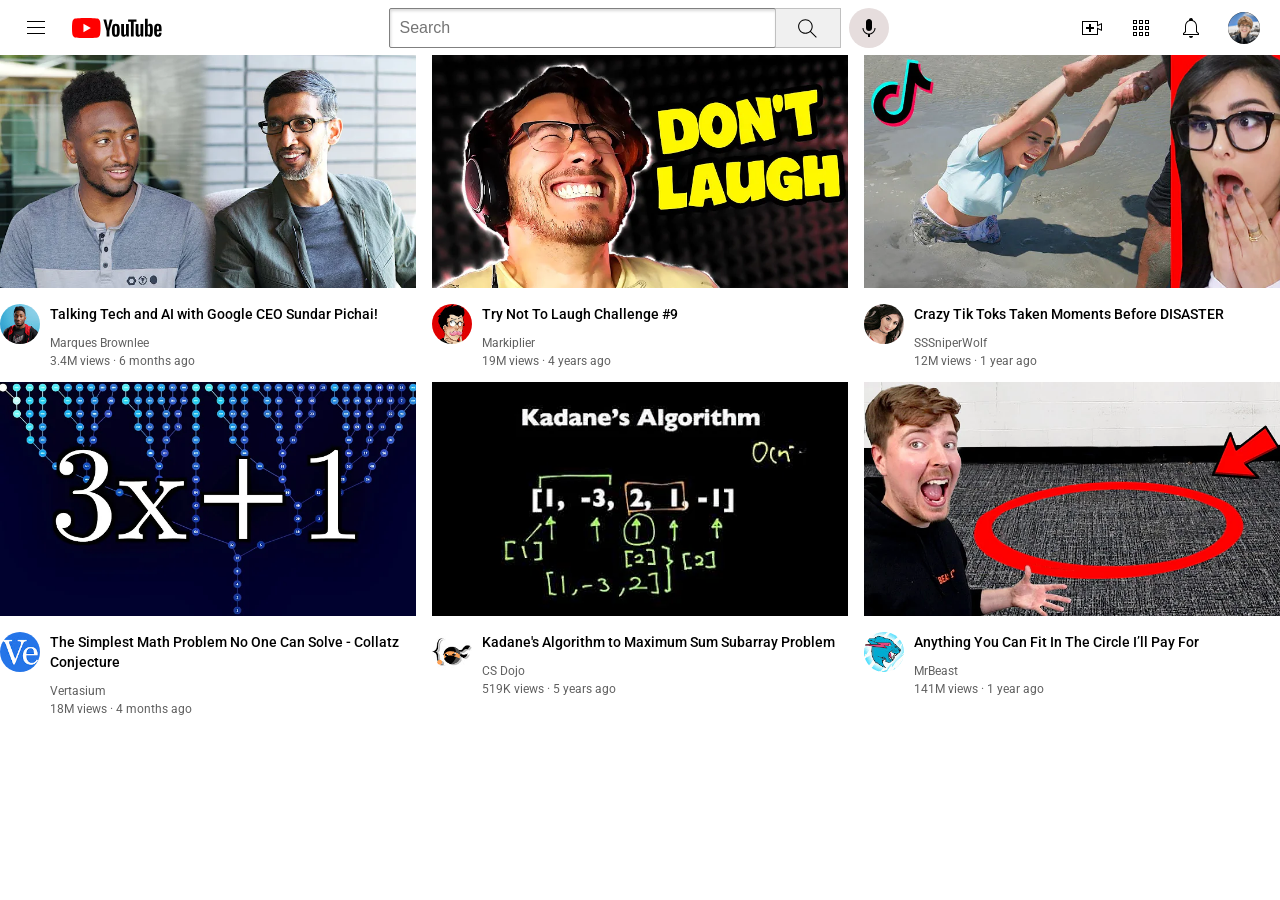
<file: index.html>
<!DOCTYPE html>
<html>

<head>
    <title>
        Youtube.com Clone
    </title>
    <link rel="preconnect" href="https://fonts.googleapis.com">
    <link rel="preconnect" href="https://fonts.gstatic.com" crossorigin>
    <link href="https://fonts.googleapis.com/css2?family=Roboto:ital,wght@0,100..900;1,100..900&display=swap"
        rel="stylesheet">
    <link rel="stylesheet" href="styles\general.css">
    <link rel="stylesheet" href="styles\header.css">
    <link rel="stylesheet" href="styles\video.css">
</head>

<body>
    <div class="header">
        <div class="left-section">
            <img class="hamburger-menu" src="icons/hamburger-menu.svg">
            <img class="youtube-logo" src="icons/youtube-logo.svg">
        </div>
        <div class="middle-section">
            <input class="search-bar" type="text" placeholder="Search">
            <button class = "search-button">
                <img class = "search-icon"
                src="icons/search.svg">
            </button>
            <button class="voice-search-button">
                <img class = "voice-search-icon"
                src="icons/voice-search-icon.svg">
            </button>
        </div>
        <div class="right-section">
            <img class = "upload-icon"
            src="icons/upload.svg">
            <img class = "youtube-apps-icon"
            src="icons/youtube-apps.svg">
            <img class = "notifications-icon"
            src="icons/notifications.svg">
            <img class = "current-user-picture"
            src="channel-pics\my-channel.png">
        </div>

    </div>

    <div class="video-grid">

        <div class="video-preview">
            <div class="thumbnail-row">
                <img class="thumbnail" src="thumbnails/thumbnail-1.webp">
            </div>
            <div class="video-info-grid">
                <div class="channel-picture">
                    <img class="profile-pic" src="channel-pics/channel-1.jpeg">
                </div>
                <div class="video-info">
                    <p class="video-title">
                        Talking Tech and AI with Google CEO Sundar Pichai!
                    </p>
                    <p class="video-author">
                        Marques Brownlee
                    </p>
                    <p class="video-stats">
                        3.4M views &#183; 6 months ago
                    </p>
                </div>
            </div>
        </div>

        <div class="video-preview">
            <div class="thumbnail-row">
                <img class="thumbnail" src="thumbnails/thumbnail-2.webp">
            </div>
            <div class="video-info-grid">
                <div class="channel-picture">
                    <img class="profile-pic" src="channel-pics/channel-2.jpeg">
                </div>
                <div class="video-info">
                    <p class="video-title">
                        Try Not To Laugh Challenge #9

                    </p>
                    <p class="video-author">
                        Markiplier
                    </p>
                    <p class="video-stats">
                        19M views &#183; 4 years ago
                    </p>
                </div>
            </div>
        </div>

        <div class="video-preview">
            <div class="thumbnail-row">
                <img class="thumbnail" src="thumbnails/thumbnail-3.webp">
            </div>
            <div class="video-info-grid">
                <div class="channel-picture">
                    <img class="profile-pic" src="channel-pics/channel-3.jpeg">
                </div>
                <div class="video-info">
                    <p class="video-title">
                        Crazy Tik Toks Taken Moments Before DISASTER
                    </p>
                    <p class="video-author">
                        SSSniperWolf
                    </p>
                    <p class="video-stats">
                        12M views &#183; 1 year ago
                    </p>
                </div>
            </div>
        </div>

        <div class="video-preview">
            <div class="thumbnail-row">
                <img class="thumbnail" src="thumbnails/thumbnail-4.webp">
            </div>
            <div class="video-info-grid">
                <div class="channel-picture">
                    <img class="profile-pic" src="channel-pics/channel-4.jpeg">
                </div>
                <div class="video-info">
                    <p class="video-title">
                        The Simplest Math Problem No One Can Solve - Collatz Conjecture

                    </p>
                    <p class="video-author">
                        Vertasium
                    </p>
                    <p class="video-stats">
                        18M views &#183; 4 months ago
                    </p>
                </div>
            </div>
        </div>

        <div class="video-preview">
            <div class="thumbnail-row">
                <img class="thumbnail" src="thumbnails/thumbnail-5.webp">
            </div>
            <div class="video-info-grid">
                <div class="channel-picture">
                    <img class="profile-pic" src="channel-pics/channel-5.jpeg">
                </div>
                <div class="video-info">
                    <p class="video-title">
                        Kadane's Algorithm to Maximum Sum Subarray Problem
                    </p>
                    <p class="video-author">
                        CS Dojo
                    </p>
                    <p class="video-stats">
                        519K views &#183; 5 years ago
                    </p>
                </div>
            </div>
        </div>

        <div class="video-preview">
            <div class="thumbnail-row">
                <img class="thumbnail" src="thumbnails/thumbnail-6.webp">
            </div>
            <div class="video-info-grid">
                <div class="channel-picture">
                    <img class="profile-pic" src="channel-pics/channel-6.jpeg">
                </div>
                <div class="video-info">
                    <p class="video-title">
                        Anything You Can Fit In The Circle I’ll Pay For

                    </p>
                    <p class="video-author">
                        MrBeast
                    </p>
                    <p class="video-stats">
                        141M views &#183; 1 year ago
                    </p>
                </div>
            </div>
        </div>
    </div>


</body>

</html>
</file>
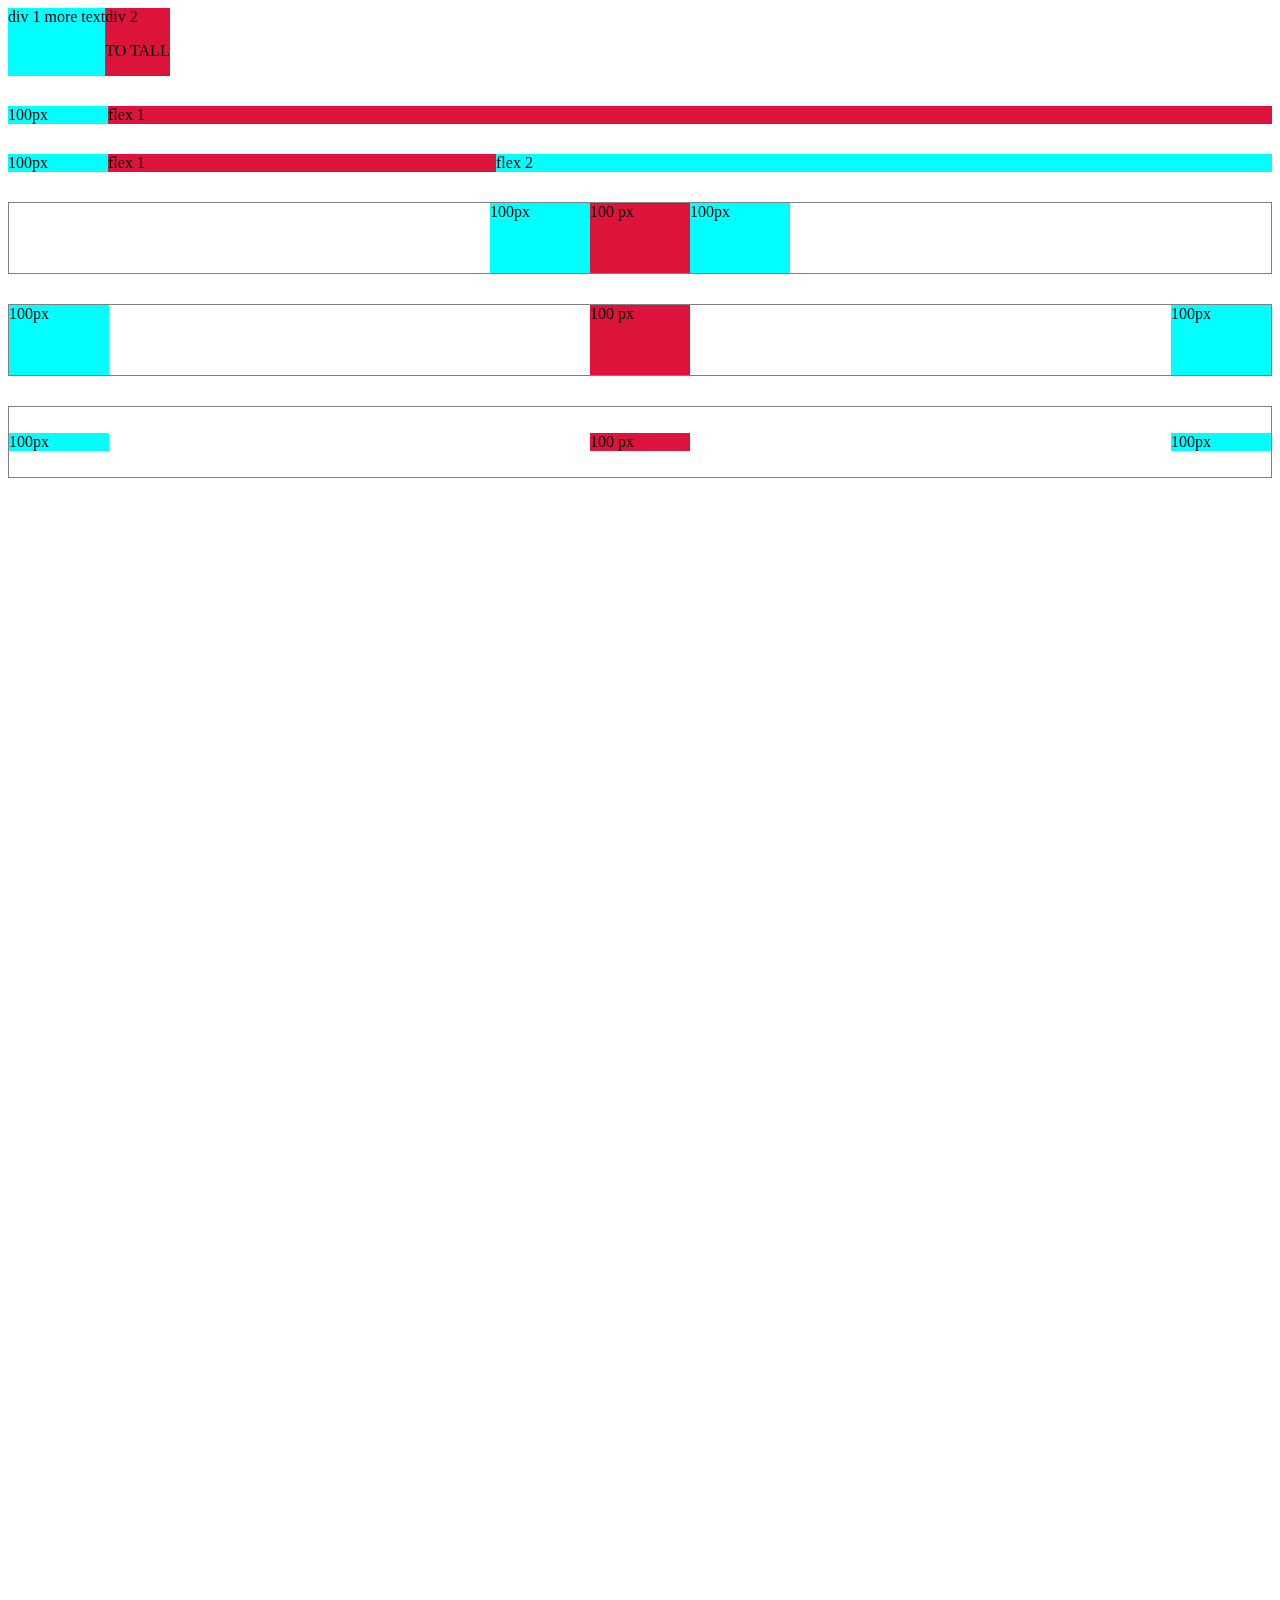
<file: flexbox.html>
<!DOCTYPE html>
<html>

<head>
    <title>
        Flexbox
    </title>
</head>

<body style = "padding-bottom: 3000px;">
    <div style="
        display: flex;
        flex-direction: row;
        ">
        <div style="background-color: aqua;">
            div 1 more text
        </div>
        <div style="background-color: crimson;">
            div 2
            <p>
                TO TALL
            </p>
        </div>
    </div>

    <div style="
        margin-top: 30px;
        display: flex;
        flex-direction: row;
        ">
        <div style="background-color: aqua;
            width: 100px;
        
        ">
            100px
        </div>
        <div style="
            background-color: crimson;
            flex: 1;
            ">
            flex 1
        </div>
    </div>

    <div style="
        margin-top: 30px;
        display: flex;
        flex-direction: row;
        ">
        <div style="background-color: aqua;
            width: 100px;
        
        ">
            100px
        </div>
        <div style="
            background-color: crimson;
            flex: 1;
            ">
            flex 1
        </div>
        <div style="background-color: aqua;
            flex: 2;
        
        ">
            flex 2
        </div>
    </div>

    <div style="
        margin-top: 30px;
        height: 70px;
        border-width: 1px;
        border-style: solid;
        border-color: gray;
        display: flex;
        flex-direction: row;
        justify-content: center;
        ">
        <div style="background-color: aqua;
            width: 100px;
        
        ">
            100px
        </div>
        <div style="
            background-color: crimson;
            width: 100px;
            ">
            100 px
        </div>
        <div style="background-color: aqua;
            width: 100px;
        
        ">
            100px
        </div>
    </div>


    <div style="
        margin-top: 30px;
        height: 70px;
        border-width: 1px;
        border-style: solid;
        border-color: gray;
        display: flex;
        flex-direction: row;
        justify-content: space-between;
        ">
        <div style="background-color: aqua;
            width: 100px;
        
        ">
            100px
        </div>
        <div style="
            background-color: crimson;
            width: 100px;
            ">
            100 px
        </div>
        <div style="background-color: aqua;
            width: 100px;
        
        ">
            100px
        </div>
    </div>

    <div style="
        margin-top: 30px;
        height: 70px;
        border-width: 1px;
        border-style: solid;
        border-color: gray;
        display: flex;
        flex-direction: row;
        justify-content: space-between;
        align-items: center;
        ">
        <div style="background-color: aqua;
            width: 100px;
        
        ">
            100px
        </div>
        <div style="
            background-color: crimson;
            width: 100px;
            ">
            100 px
        </div>
        <div style="background-color: aqua;
            width: 100px;
        
        ">
            100px
        </div>
    </div>



</body>

</html>
</file>
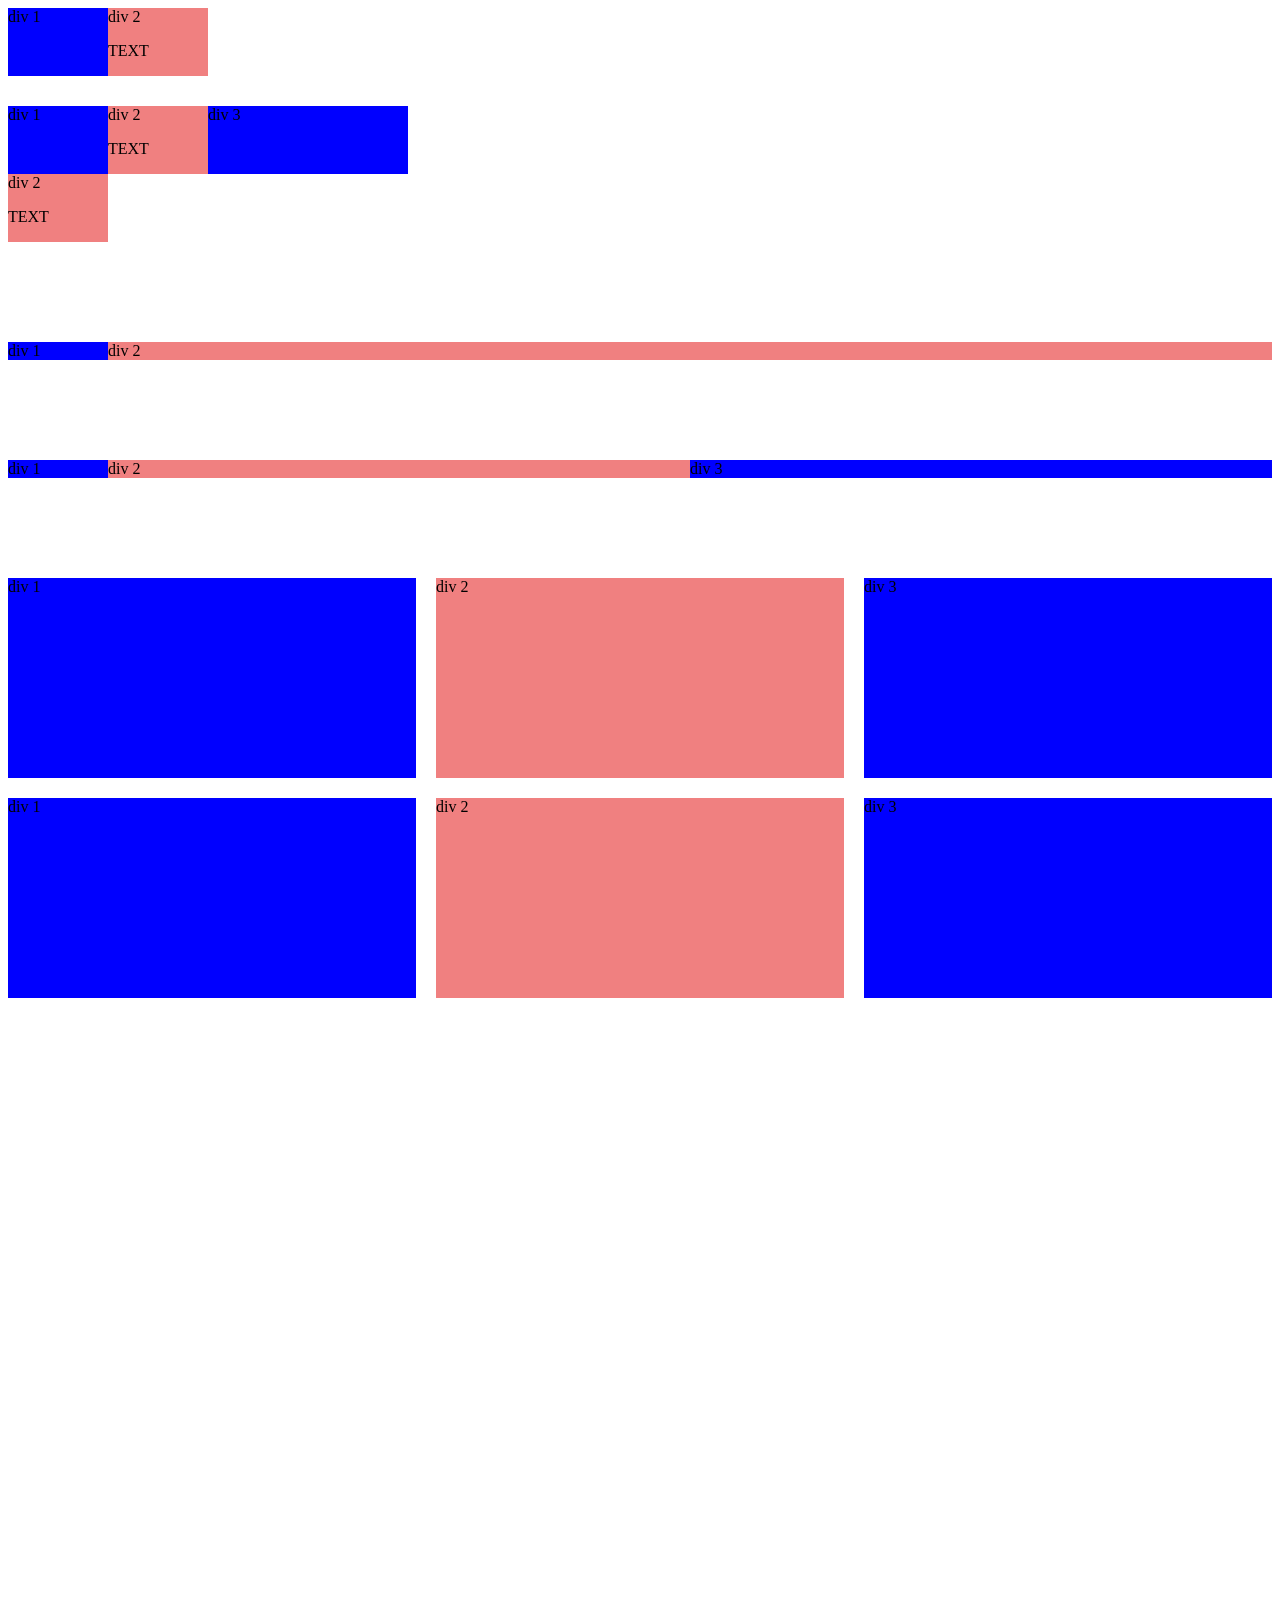
<file: grid.html>
<!DOCTYPE html>
<html>

<head>
    <title>Grid Practice</title>
</head>

<body style = "padding-bottom: 1000px;">
    <div style="
                display: grid;
                grid-template-columns: 100px 100px;

            ">
        <div style="background-color: blue;">
            div 1
        </div>
        <div style="background-color: lightcoral;">
            div 2
            <p>
                TEXT
            </p>
        </div>
    </div>
    <div style="
                display: grid;
                grid-template-columns: 100px 100px 200px;
                margin-top: 30px;

            ">
        <div style="background-color: blue;">
            div 1
        </div>
        <div style="background-color: lightcoral;">
            div 2
            <p>
                TEXT
            </p>
        </div>
        <div style="background-color: blue;">
            div 3
        </div>
        <div style="background-color: lightcoral;">
            div 2
            <p>
                TEXT
            </p>
        </div>
    </div>
    <div style="
                display: grid;
                grid-template-columns: 100px 1fr;
                margin-top: 100px;
            ">
        <div style="background-color: blue;">
            div 1
        </div>
        <div style="background-color: lightcoral;">
            div 2
        </div>
    </div>


    <div style="
                display: grid;
                grid-template-columns: 100px 1fr 1fr;
                margin-top: 100px;
            ">
        <div style="background-color: blue;">
            div 1
        </div>
        <div style="background-color: lightcoral;">
            div 2
        </div>
        <div style="background-color: blue;">
            div 3
        </div>



    </div>
        <div style="
                display: grid;
                grid-template-columns: 1fr 1fr 1fr;
                margin-top: 100px;
                column-gap: 20px;
                row-gap: 20px;
            ">
        <div style="background-color: blue;
            height: 200px;">
            div 1
        </div>
        <div style="background-color: lightcoral;
            height: 200px">
            div 2
        </div>
        <div style="background-color: blue;
            height: 200px">
            div 3
        </div>
        <div style="background-color: blue;
            height: 200px;">
            div 1
        </div>
        <div style="background-color: lightcoral;
            height: 200px">
            div 2
        </div>
        <div style="background-color: blue;
            height: 200px">
            div 3
        </div>
    </div>
</body>

</html>
</file>
